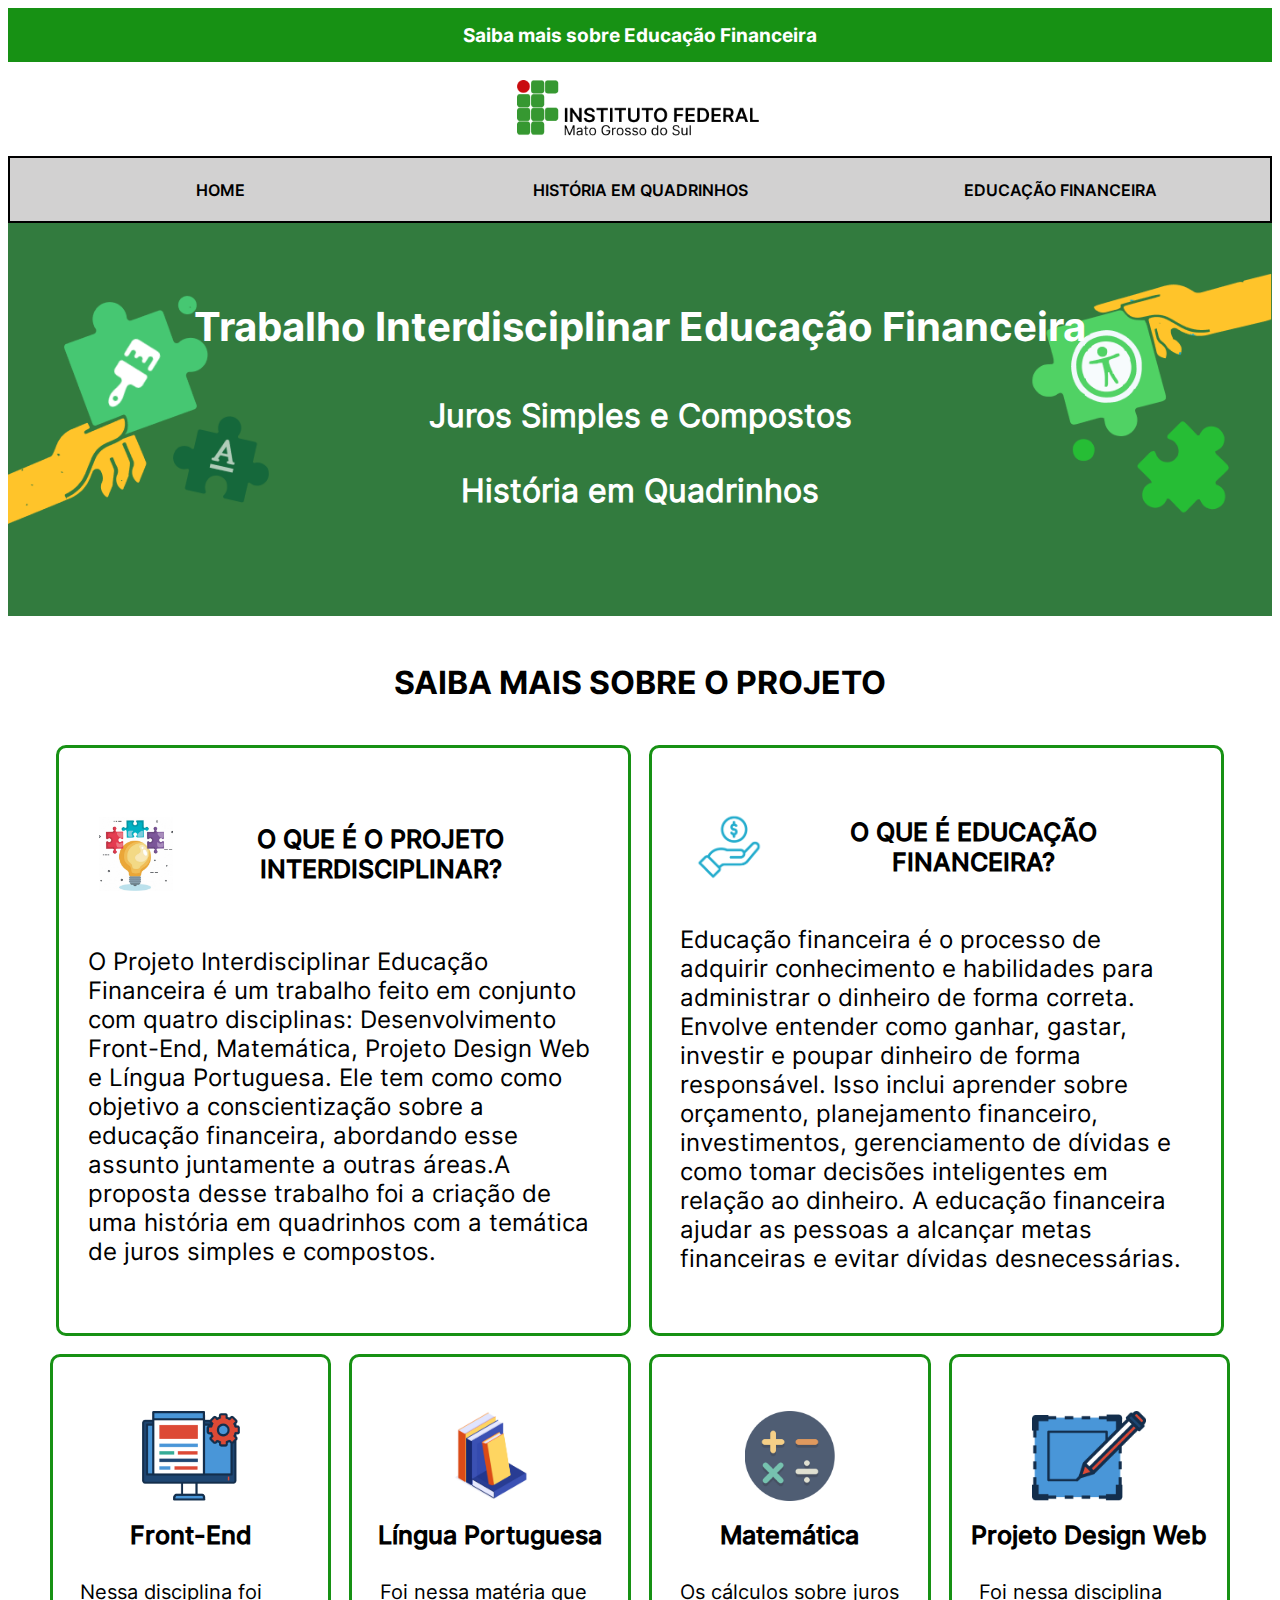
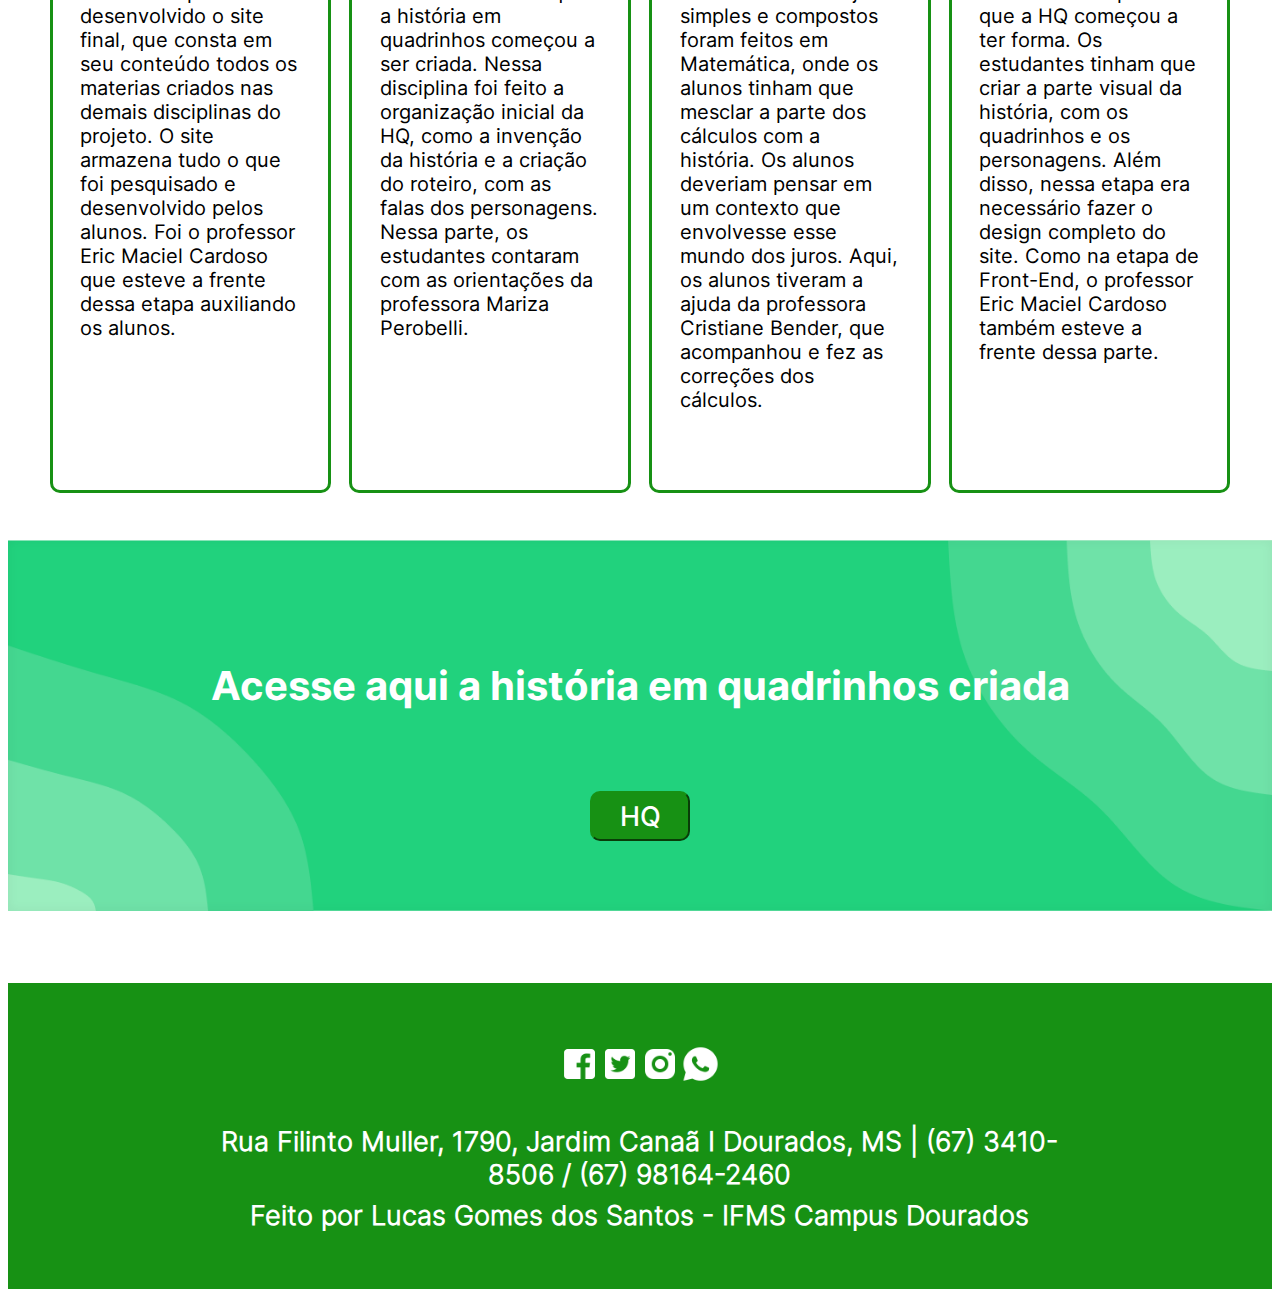
<file: index.html>
<DOCTYPE html>
<html lang="pt-br">
	<head>
		<title>Página Inicial</title>
		<meta charset="utf-8">
		<meta name="viewport" content="width=device-width, initial-scale=1"/>
		<link rel="stylesheet" type="text/css" href="css/estilo.css">
	</head>
	<body>
		<div class="pai">
			<div class="filho1">
				<div class="barra-inicial">
					<h1> <a href="https://fia.com.br/blog/educacao-financeira/" target="_blank"> Saiba mais sobre Educação Financeira </a> </h1>
				</div>
			</div>
			<div class="filho2">
				<div class="logo">
					<img src="img/logo.png" alt="Logotipo do IFMS">
				</div>
			</div>
			<div class="filho3">
				<div class="menu">
					<h1> <a href="index.html"> HOME </a> </h1>
				</div>
				<div class="menu">
					<h1> <a href="hq.html"> HISTÓRIA EM QUADRINHOS </a> </h1>
				</div>
				<div class="menu">
					<h1> <a href="https://fia.com.br/blog/educacao-financeira/" target="_blank"> EDUCAÇÃO FINANCEIRA </a></h1>
				</div>
			</div>
			<div class="filho4">
				<img src="img/banner-principal.png" alt="Banner principal">
				<div class="titulo-banner">
					<h1>Trabalho Interdisciplinar Educação Financeira</h1>
					<h2>Juros Simples e Compostos</h2> 
					<h2>História em Quadrinhos</h2>
				</div>
			</div>
			<div class="filho5">
				<div class="conteudo">
					<div class="titulo-conteudo">
						<h1>SAIBA MAIS SOBRE O PROJETO</h1>
					</div>
					<div class="componente1">
						<div class="icone"> <img src="img/icone-interdisciplinar.jpg" alt="Ícone interdisciplinar"> </div>
						<div class="titulo-componente"> <h1> O QUE É O PROJETO INTERDISCIPLINAR?</h1> </div>
						<div class="conteudo-componente"> 
							<p> O Projeto Interdisciplinar Educação Financeira é um trabalho feito em conjunto com quatro disciplinas: Desenvolvimento Front-End, Matemática, Projeto Design Web e Língua Portuguesa. Ele tem como como objetivo a conscientização sobre a educação financeira, abordando esse assunto juntamente a outras áreas.A proposta desse trabalho foi a criação de uma história em quadrinhos com a temática de juros simples e compostos.</p> 
						</div>
					</div>
					<div class="componente1">
						<div class="icone"><img src="img/icone-educacao-financeira.png" alt="Ícone educação financeira"></div>
						<div class="titulo-componente">  <h1> O QUE É EDUCAÇÃO FINANCEIRA?</h1> </div>
						<div class="conteudo-componente"> 
							<p> Educação financeira é o processo de adquirir conhecimento e habilidades para administrar o dinheiro de forma correta. Envolve entender como ganhar, gastar, investir e poupar dinheiro de forma responsável. Isso inclui aprender sobre orçamento, planejamento financeiro, investimentos, gerenciamento de dívidas e como tomar decisões inteligentes em relação ao dinheiro. A educação financeira ajudar as pessoas a alcançar metas financeiras e evitar dívidas desnecessárias.</p>  
						</div>
					</div>
					<div class="componente2">
						<div class="icone2"> <img src="img/front-end.png" alt="Ícone front-end"></div>
						<div class="titulo-componente2"> <h1> Front-End</h1></div>
						<div class="conteudo-componente2">  
							<p> Nessa disciplina foi desenvolvido o site final, que consta em seu conteúdo todos os materias criados nas demais disciplinas do projeto. O site armazena tudo o que foi pesquisado e desenvolvido pelos alunos. Foi o professor Eric Maciel Cardoso que esteve a frente dessa etapa auxiliando os alunos.</p>
						</div>
					</div>
					<div class="componente2">
						<div class="icone2"> <img src="img/portugues.jpg" alt="Ícone português"></div>
						<div class="titulo-componente2"> <h1> Língua Portuguesa</h1></div>
						<div class="conteudo-componente2">  
							<p> Foi nessa matéria que a história em quadrinhos começou a ser criada. Nessa disciplina foi feito a organização inicial da HQ, como a invenção da história e a criação do roteiro, com as falas dos personagens. Nessa parte, os estudantes contaram com as orientações da professora Mariza Perobelli.</p>
						</div>
					</div>
					<div class="componente2">
						<div class="icone2"> <img src="img/matematica.png" alt="Ícone matemática"></div>
						<div class="titulo-componente2"> <h1> Matemática</h1></div>
						<div class="conteudo-componente2">  
							<p> Os cálculos sobre juros simples e compostos foram feitos em Matemática, onde os alunos tinham que mesclar a parte dos cálculos com a história. Os alunos deveriam pensar em um contexto que envolvesse esse mundo dos juros. Aqui, os alunos tiveram a ajuda da professora Cristiane Bender, que acompanhou e fez as correções dos cálculos.</p>
						</div>
					</div>
					<div class="componente2">
						<div class="icone2"> <img src="img/pdw.png" alt="Ícone projeto design web"></div>
						<div class="titulo-componente2"> <h1> Projeto Design Web</h1></div>
						<div class="conteudo-componente2"> 
							<p> Foi nessa disciplina que a HQ começou a ter forma. Os estudantes tinham que criar a parte visual da história, com os quadrinhos e os personagens. Além disso, nessa etapa era necessário fazer o design completo do site. Como na etapa de Front-End, o professor Eric Maciel Cardoso também esteve a frente dessa parte.</p>   
						</div>
					</div>
				</div>
			</div>
			<div class="filho6">
				<img src="img/banner-inferior.png" alt="Banner inferior">
				<div class="titulo-banner-inferior">
					<h1>Acesse aqui a história em quadrinhos criada</h1>
				</div>
				<div class="botao">
					<button class="btn"> <a href="hq.html">HQ</a> </button>
				</div>
			</div>
			<div class="filho7"></div>
			<div class="filho8">
				<div class="icone-rede-social">
					<img src="img/facebook.png" alt="logo do facebook">
					<img src="img/twitter.png" alt="logo do twitter">
					<img src="img/instagram.png" alt="logo do instagram">
					<img src="img/whatsapp.png" alt="logo do whatsapp">
				</div>
				<div class="endereco">
					<h1>Rua Filinto Muller, 1790, Jardim Canaã I Dourados, MS | (67) 3410-8506 / (67) 98164-2460</h1>
				</div>
				<div class="desenvolvedor">
					<h1>Feito por Lucas Gomes dos Santos - IFMS Campus Dourados</h1>
				</div>
			</div>
		</div>
	</body>
</html>
</file>
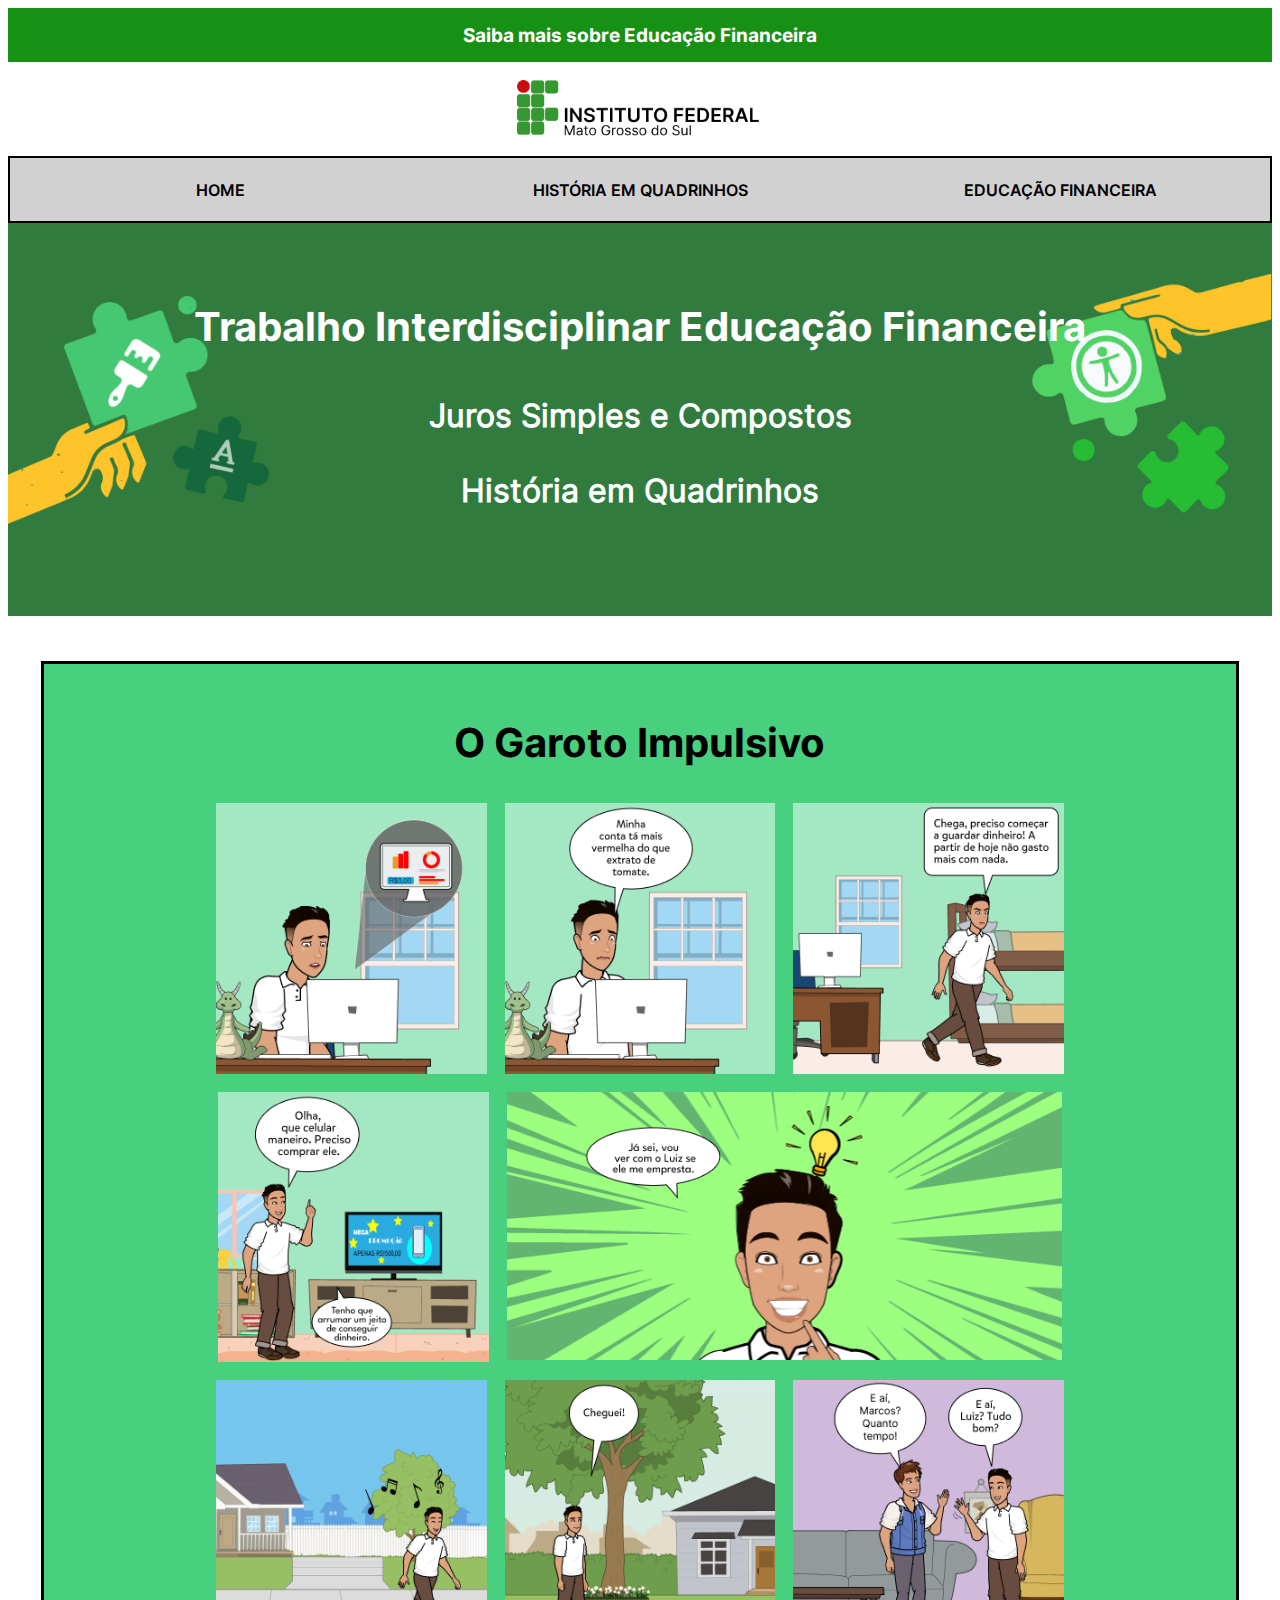
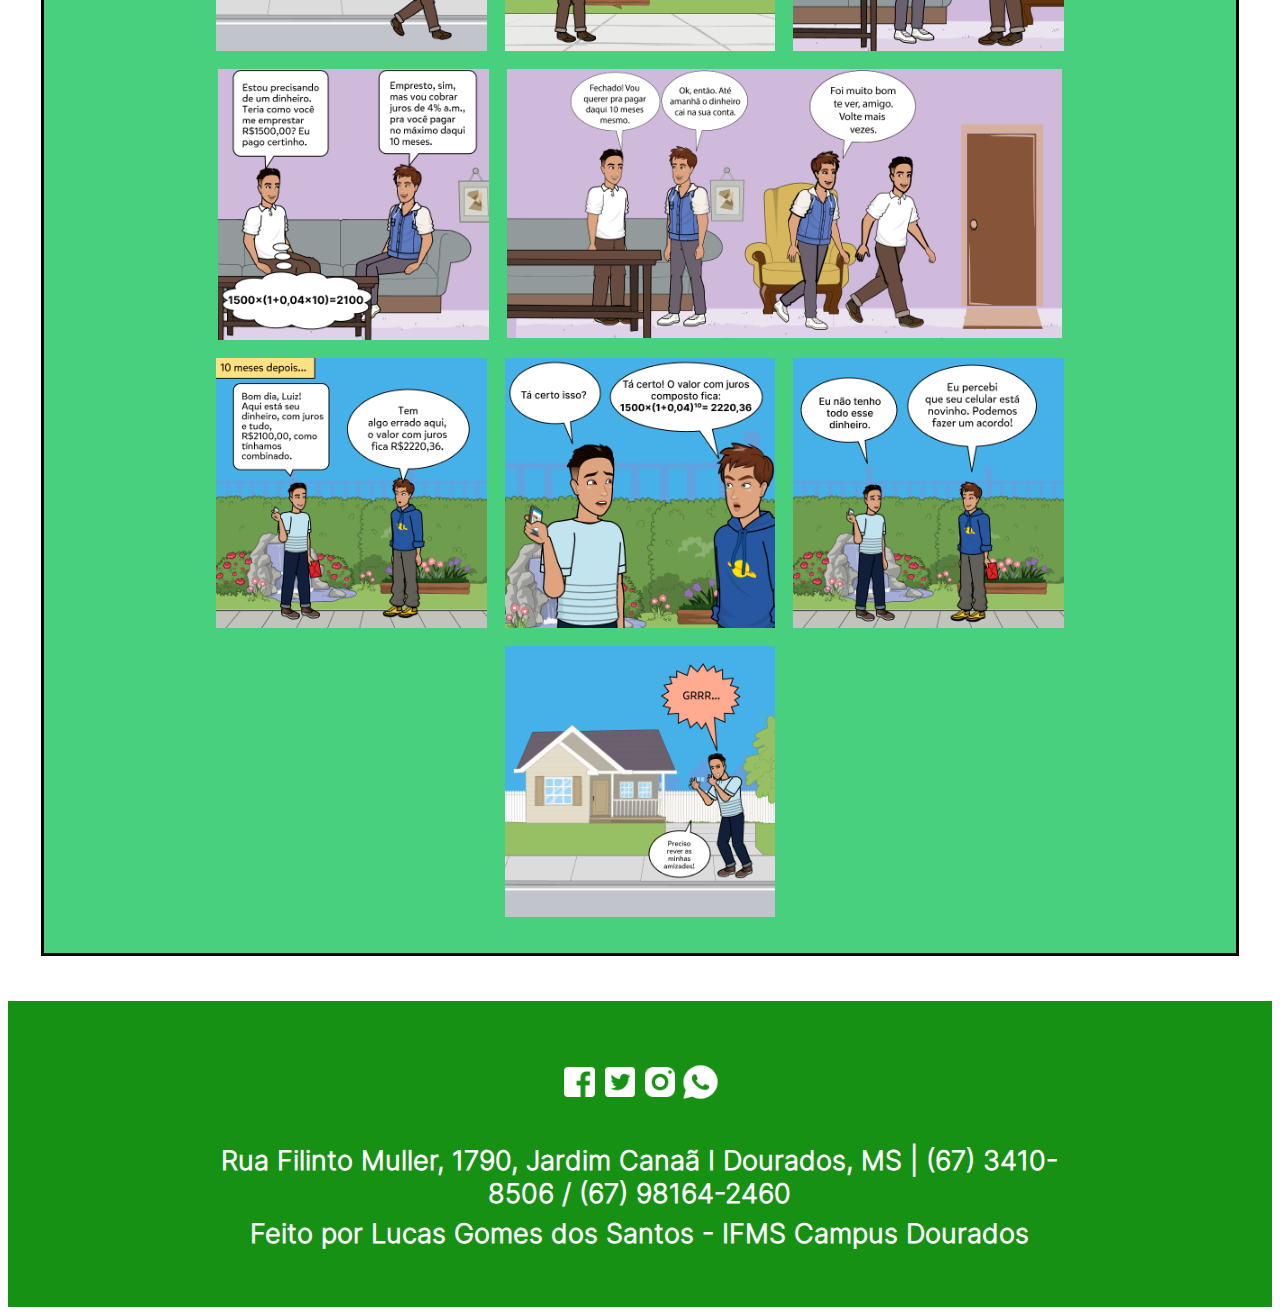
<file: hq.html>
<DOCTYPE html>
<html lang="pt-br">
	<head>
		<title>História em Quadrinhos</title>
		<meta charset="utf-8">
		<meta name="viewport" content="width=device-width, initial-scale=1"/>
		<link rel="stylesheet" type="text/css" href="css/estilo.css">
	</head>
	<body>
		<div class="pai">
			<div class="filho1">
				<div class="barra-inicial">
					<h1> <a href="https://fia.com.br/blog/educacao-financeira/" target="_blank"> Saiba mais sobre Educação Financeira </a> </h1>
				</div>
			</div>
			<div class="filho2">
				<div class="logo">
					<img src="img/logo.png" alt="Logotipo do IFMS">
				</div>
			</div>
			<div class="filho3">
				<div class="menu">
					<h1> <a href="index.html"> HOME </a> </h1>
				</div>
				<div class="menu">
					<h1> <a href="hq.html"> HISTÓRIA EM QUADRINHOS </a> </h1>
				</div>
				<div class="menu">
					<h1> <a href="https://fia.com.br/blog/educacao-financeira/" target="_blank"> EDUCAÇÃO FINANCEIRA </a></h1>
				</div>
			</div>
			<div class="filho4">
				<img src="img/banner-principal.png" alt="Banner principal">
				<div class="titulo-banner">
					<h1>Trabalho Interdisciplinar Educação Financeira</h1>
					<h2>Juros Simples e Compostos</h2> 
					<h2>História em Quadrinhos</h2>
				</div>
			</div>
			<div class="filho9">
				<div class="fundo-hq">
					<div class="titulo-hq">
						<h1>O Garoto Impulsivo</h1>
					</div>
					<div class="quadrado"> <img src="img/Quadrinho 1.png" alt="Quadrinho 1"></div>
					<div class="quadrado"> <img src="img/Quadrinho 2.png" alt="Quadrinho 2"></div>
					<div class="quadrado"> <img src="img/Quadrinho 3.png" alt="Quadrinho 3"></div>
					<div class="quadrado"> <img src="img/Quadrinho 4.png" alt="Quadrinho 4"></div>
					<div class="retangulo"><img src="img/Quadrinho 5.png" alt="Quadrinho 5"></div>
					<div class="quadrado"> <img src="img/Quadrinho 6.png" alt="Quadrinho 6"></div>
					<div class="quadrado"> <img src="img/Quadrinho 7.png" alt="Quadrinho 7"></div>
					<div class="quadrado"> <img src="img/Quadrinho 8.png" alt="Quadrinho 8"></div>
					<div class="quadrado"> <img src="img/Quadrinho 9.png" alt="Quadrinho 9"></div>
					<div class="retangulo"><img src="img/Quadrinho 10.png" alt="Quadrinho 10"></div>
					<div class="quadrado"> <img src="img/Quadrinho 11.png" alt="Quadrinho 11"></div>
					<div class="quadrado"> <img src="img/Quadrinho 12.png" alt="Quadrinho 12"></div>
					<div class="quadrado"> <img src="img/Quadrinho 13.png" alt="Quadrinho 13"></div>
					<div class="quadrado"> <img src="img/Quadrinho 14.png" alt="Quadrinho 14"></div>
				</div>
			</div>
			<div class="filho8">
				<div class="icone-rede-social">
					<img src="img/facebook.png" alt="logo do facebook">
					<img src="img/twitter.png" alt="logo do twitter">
					<img src="img/instagram.png" alt="logo do instagram">
					<img src="img/whatsapp.png" alt="logo do whatsapp">
				</div>
				<div class="endereco">
					<h1>Rua Filinto Muller, 1790, Jardim Canaã I Dourados, MS | (67) 3410-8506 / (67) 98164-2460</h1>
				</div>
				<div class="desenvolvedor">
					<h1>Feito por Lucas Gomes dos Santos - IFMS Campus Dourados</h1>
				</div>
			</div>
		</div>
	</body>
</html>
</file>
<file: css/estilo.css>
@font-face {
  font-family: inter light;
  src: url(../font/Inter-Light.ttf);
}
@font-face {
  font-family: inter regular;
  src: url(../font/Inter-Regular.ttf);
}
@font-face {
  font-family: inter medium;
  src: url(../font/Inter-Medium.ttf);
}
@font-face {
  font-family: inter semibold;
  src: url(../font/Inter-SemiBold.ttf);
}
@font-face {
  font-family: inter bold;
  src: url(../font/Inter-Bold.ttf);
}
/*CONTAINER PRINCIPAL*/
.pai{
  width: 100%;
  background: white;
  display: flex;
  flex-wrap: wrap;
  justify-content: center;
}
/*BARRA INICIAL EDUCAÇÃO FINANCEIRA*/
.filho1{
  width: 100%;
  height: 6vh;
  background: #179114;
  display: flex;
  justify-content: center;
  align-items: center;
}
.barra-inicial{
  width: 80%;
  display: flex;
  align-items: center;
  justify-content: center;
}
.barra-inicial h1{
  text-align: center;
}
.barra-inicial h1 a{
  color: white;
  font-family: inter bold,helvetica,arial;
  font-size: 60%;
  text-decoration: none;
  text-align: center;
}
/*LOGO*/
.filho2{
  width: 100%;
  background-color: white;
  display: flex;
  justify-content: center;
  align-items: center;
}
.logo{
  width: 100%;
  display: flex;
  justify-content: center;
  align-items: center;
  margin: 2vh;
}
.logo img{
  width: 20%;
}
/*MENU*/
.filho3{
  width: 100%;
  background: #D2D1D1;
  display: flex;
  justify-content: space-around;
  align-items: center;
  border: black;
  border-style: solid;
  border-width: 2px;
}
.menu{
  width: 30%;
  background: transparent;
  display: flex;
  align-items: center;
  justify-content: center;
}
.menu h1{
  text-align: center;
}
.menu h1 a{
  color: black;
  font-family: inter semibold,helvetica,arial;
  font-size: 50%;
  text-decoration: none;
  text-align: center;
}
/*BANNER PRINCIPAL*/
.filho4{
  width: 100%;
  background: white;
  display: flex;
  justify-content: center;
  align-items: center;
}
.filho4 img{
  width: 100%;
}
.titulo-banner{
  width: 100%;
  display: flex;
  flex-wrap: wrap;
  justify-content: center;
  position: absolute;
  padding-top: 6vh;
  padding-bottom: 10vh;
}
.titulo-banner h1{
  width: 80%;
  color: white;
  font-family: inter bold,helvetica,arial;
  font-size: 250%;
  text-align: center;
}
.titulo-banner h2{
  width: 70%;
  color: white;
  font-family: inter regular,helvetica,arial;
  font-size: 200%;
  text-align: center;
  margin: 2vh; 
}
/*CONTEÚDO PRINCIPAL*/
.filho5{
  width: 100%;
  background: white;
  display: flex;
  justify-content: center;
  align-items: center;
}
.conteudo{
  width: 100%;
  display: flex;
  flex-wrap: wrap;
  justify-content: center;
  padding-bottom: 3%;
  padding-top: 2%;
  background-color: white;
}
.titulo-conteudo{
  width: 80%;
  height: 5%;
  display: flex;
  justify-content: center;
  align-items: center;
  margin-bottom: 1%;
}
.titulo-conteudo h1{
  width: 100%;
  color: black;
  font-family: inter bold,helvetica,arial;
  font-size: 200%;
  text-align: center;
}
.componente1{
  width: 45%;
  display: flex;
  flex-wrap: wrap;
  justify-content: center;
  align-items: center;
  background-color: transparent;
  margin: 1vh;
  border-color: #179114 ;
  border-style: solid;
  border-radius: 10px;
  padding-top: 4vh;
}
.icone{
  width: 13%;
  height: 10vh;
  display: flex;
  justify-content: center;
  align-items: center;
  margin-top: 2vh;
}
.icone img{
  width: 100%;
}
.titulo-componente{
  width: 73%;
  height: 10vh;
  display: flex;
  justify-content: center;
  align-items: center;
  margin-top: 2vh;
}
.titulo-componente h1{
  color: black;
  font-family: inter medium,helvetica,arial;
  font-size: 25px;
  text-align: center;
}
.conteudo-componente{
  width: 90%;
  display: flex;
  justify-content: center;
  align-items: flex-start;
  margin: 1vh;
  padding-bottom: 3vh;
}
.conteudo-componente p{
  color: black;
  font-family: inter regular,helvetica,arial;
  font-size: 24px;
}
.componente2{
  width: 21.8%;
  display: flex;
  flex-wrap: wrap;
  justify-content: center;
  align-items: center;
  background-color: transparent;
  margin: 1vh;
  border-color: #179114 ;
  border-style: solid;
  border-radius: 10px;
  padding-top: 4vh;
}
.icone2{
  height: 10vh;
  display: flex;
  justify-content: center;
  align-items: center;
  margin: 2vh;
}
.icone2 img{
  height: 100%;
}
.titulo-componente2{
  width: 90%;
  height: 2%;
  display: flex;
  justify-content: center;
  align-items: center;
  margin: 1vh;
}
.titulo-componente2 h1{
  color: black;
  font-family: inter medium,helvetica,arial;
  font-size: 25px;
  text-align: center;
}
.conteudo-componente2{
  width: 80%;
  height: 80%;
  display: flex;
  justify-content: center;
  align-items: flex-start;
  margin: 1vh;
}
.conteudo-componente2 p{
  color: black;
  font-family: inter regular,helvetica,arial;
  font-size: 20px;
}
/*BANNER INFERIOR*/
.filho6{
  width: 100%;
  background: white;
  display: flex;
  flex-wrap: wrap;
  justify-content: center;
  align-items: center;
}
.filho6 img{
  width: 100%;
}
.titulo-banner-inferior{
  width: 100%;
  display: flex;
  justify-content: center;
  align-items: flex-start;
  position: absolute;
  padding-top: 1vh;
  padding-bottom: 10vh;
}
.titulo-banner-inferior h1{
  width: 80%;
  color: white;
  font-family: inter bold,helvetica,arial;
  font-size: 250%;
  text-align: center;
}
.botao{
  width: 100px;
  display: flex;
  position: absolute;
  justify-content: center;
  padding-top: 20vh;
}
.btn{
  width: 500px;
  height: 50px;
  border-radius: 10px;
  border-color: #179114;
  background-color: #179114;
}
.btn a{
  text-decoration: none; 
  font-family: inter medium,helvetica,arial;
  color: white;
  font-size: 200%;
}
/*ESPAÇAMENTO INFERIOR*/
.filho7{
  width: 100%;
  height: 8vh;
  background: white;
}
/*RODAPÉ*/
.filho8{
  width: 100%;
  height: 34vh;
  background: #179114;
  display: flex;
  flex-wrap: wrap;
  justify-content: center;
  align-items: center;
}
.icone-rede-social{
  width: 80%;
  height: 6vh;
  background-color: transparent;
  margin: 6vh 0vh 3vh 0vh;
  display: flex;
  justify-content: center;
  align-items: center;
}
.icone-rede-social img{
  width: 4%;
}
.endereco{
  width: 70%;
  height: 5vh;
  background-color: transparent;
  display: flex;
  justify-content: center;
  align-items: center;
  margin-top: 2vh;
}
.endereco h1{
  font-size: 3vh;
  font-family: inter light,helvetica,arial;
  color: white;
  text-align: center;
}
.desenvolvedor{
  width: 70%;
  background-color: transparent;
  display: flex;
  justify-content: center;
  align-items: center;
  margin-bottom: 15vh;
}
.desenvolvedor h1{
  font-size: 3vh;
  font-family: inter light,helvetica,arial;
  color: white; 
  text-align: center;
}
/*HQ*/
.filho9{
  width: 100%;
  background: white;
  display: flex;
  flex-wrap: wrap;
  justify-content: center;
  align-items: center;
  padding-bottom: 5vh;
  padding-top: 5vh;
}
.fundo-hq{
  width: 90%;
  display: flex;
  flex-wrap: wrap;
  justify-content: center;
  align-items: flex-start;
  background-color: #48D07F;
  padding: 3vh;
  border-color: black;
  border-style: solid;
  border-width: 3x;
}
.titulo-hq{
  width: 90%;
  display: flex;
  justify-content: center;
  align-items: center;
}
.titulo-hq h1{
  font-family: inter bold,helvetica,arial;
  font-size: 40px;
  text-align: center;
}
.quadrado{
  width: 23.8%;
  display: flex;
  justify-content: center;
  margin: 1vh;
}
.quadrado img{
  width: 100%;
}
.retangulo{
  width: 48.8%;
  display: flex;
  justify-content: center;
  align-items: center;
  margin: 1vh;
}
.retangulo img{
  width: 100%;
}

@media(max-width: 760px){
  /*BARRA INICIAL*/
  .filho1{
    width: 100%;
    height: 4vh;
  }
  .barra-inicial h1 a{
    font-size: 13px;
  }
  /*LOGO*/
  .logo img{
    width: 40%;
  }
  /*MENU*/
  .filho3{
    width: 100%;
    height: 6vh;
  }
  .menu{
    height: 60%;
  }
  .menu h1 a{
    font-size: 9.1px;
  }
  /*BANNER PRINCIPAL*/
  .filho4 {
    width: 100%;
    height: 18vh;
  }
  .filho4 img {
    width: 100%;
    height: 100%;
  }
  .titulo-banner{
    padding-top: 2vh;
    padding-bottom: 2vh;
  }
  .titulo-banner h1{
    font-size: 16px;
    margin-bottom: 2vh;
  }
  .titulo-banner h2{
    font-size: 13px;
    margin: 0.4vh;
  }
  /*CONTEÚDO PRINCIPAL*/
  .titulo-conteudo h1{
    font-size: 18px;
  }
  .componente1{
    width: 90%;
    padding-top: 1vh;
    margin: 1%;
  }
  .componente2{
    width: 43.5%;
    padding-top: 1vh;
    margin: 1%;
  }
  .titulo-componente h1,.titulo-componente2 h1{
    font-size: 18px;
  }
  .conteudo-componente,.conteudo-componente2{
    width: 96%;
  }
  .conteudo-componente p,.conteudo-componente2 p{
    width: 100%;
    font-size: 16px;
  }
  .icone,.titulo-componente{
    height: 6vh;
  }
  .icone2{
    height: 5vh;
  }
  /*BANNER INFERIOR*/
  .filho6{
    width: 100%;
    height: 22vh;
  }
  .filho6 img{
    height: 100%;
  } 
  .titulo-banner-inferior h1{
    font-size: 20px;
  }
  .botao{
    padding-top: 6vh;
  }
  .btn{
    width: 250px;
    height: 35px;
  }
  .btn a{
    font-size: 18px;
  }
  /*ESPAÇAMENTO INFERIOR*/
  .filho7{
    width: 100%;
    height: 5vh;
  }
  /*RODAPÉ*/
  .filho8{
    width: 100%;
    height: 16vh;
    padding-top: 2vh;
  }
  .icone-rede-social{
    margin: 0 0 1vh 0;
  }
  .icone-rede-social img{
    width: 2vh;
  }
  .endereco{
    width: 80%;
    height: 3;
    margin-top: 0vh;
    margin-bottom: 1vh;
  }
  .desenvolvedor{
    width: 80%;
    padding-bottom: 1vh;
  }
  .endereco h1,.desenvolvedor h1{
    text-align: center;
    font-size: 10px;
  }
  /*HQ*/
  .fundo-hq{
    width: 88%;
    padding: 4px 4px 25px 4px;
  }
  .titulo-hq h1{
    font-size: 25px;
  }
  .quadrado{
    width: 45%;
    margin: 4px;
  }
  .retangulo{
    width: 91%;
    margin: 4px;
  }
}
</file>
